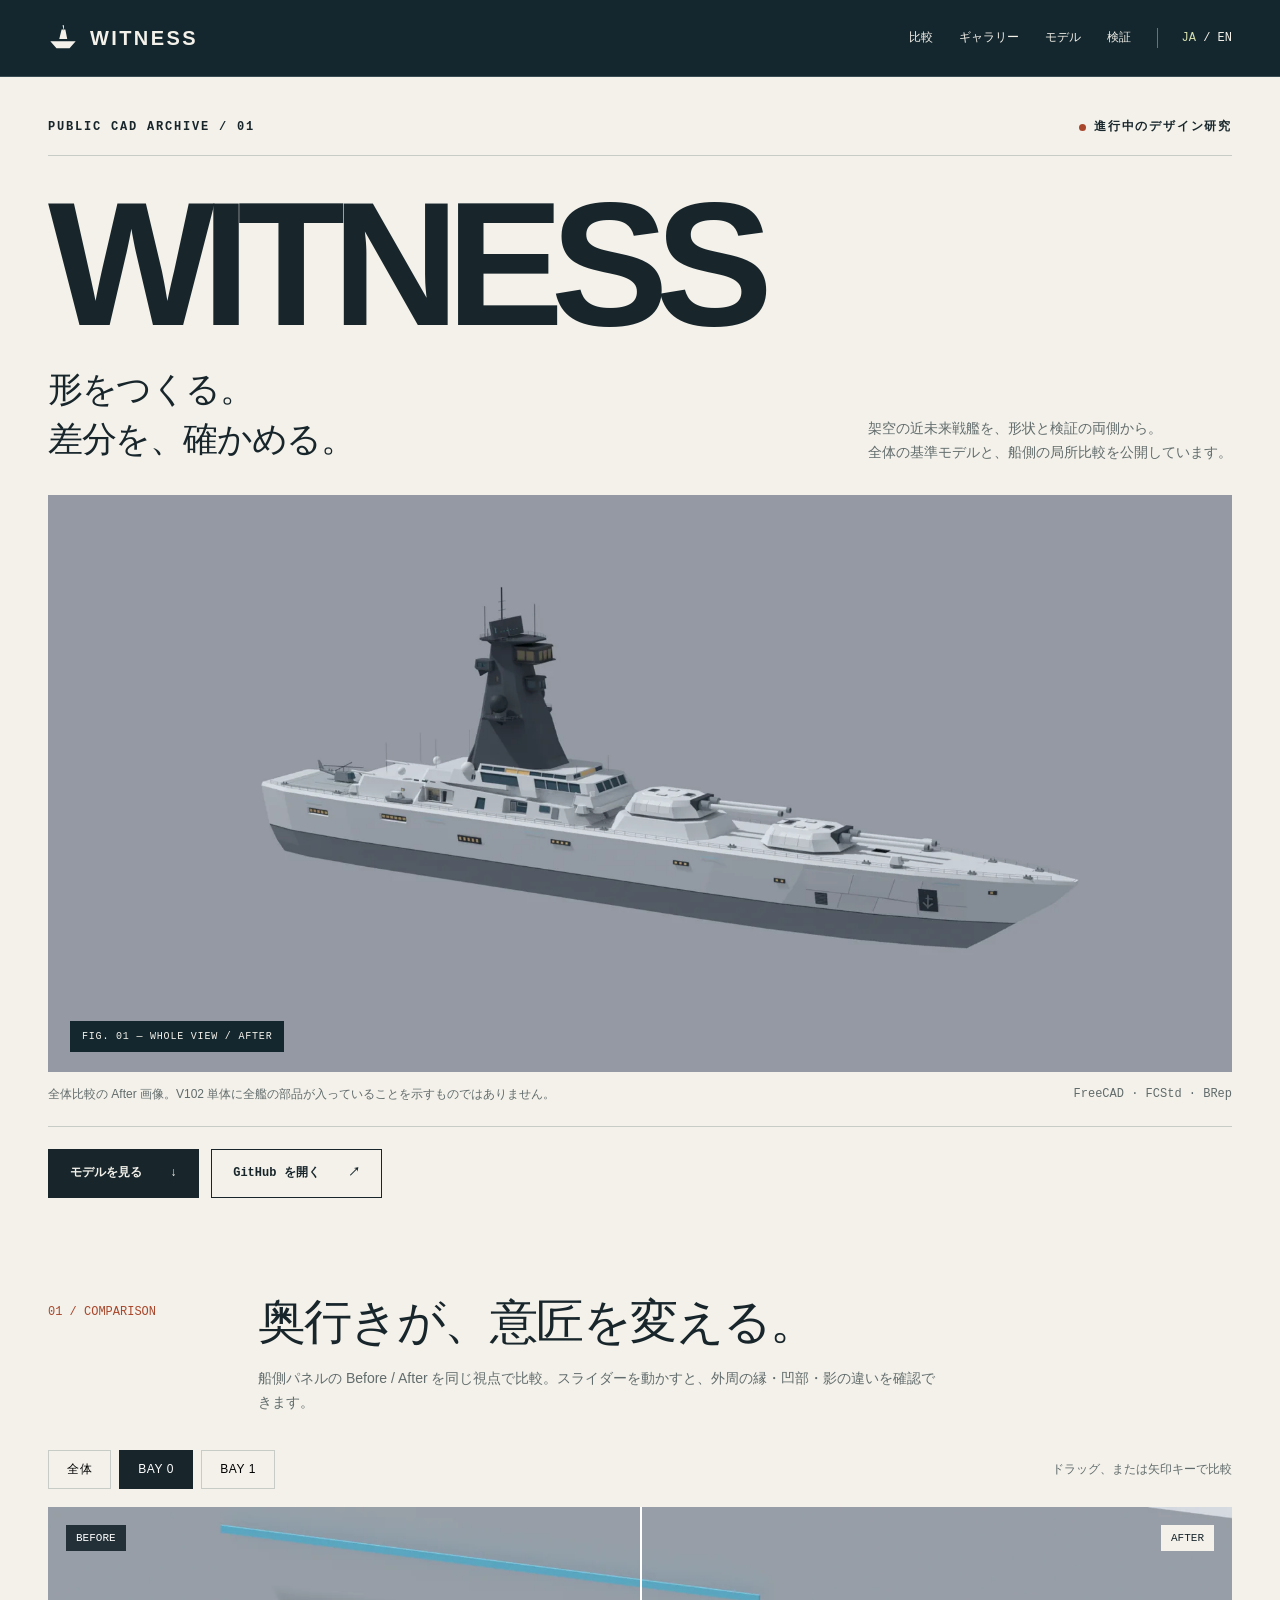
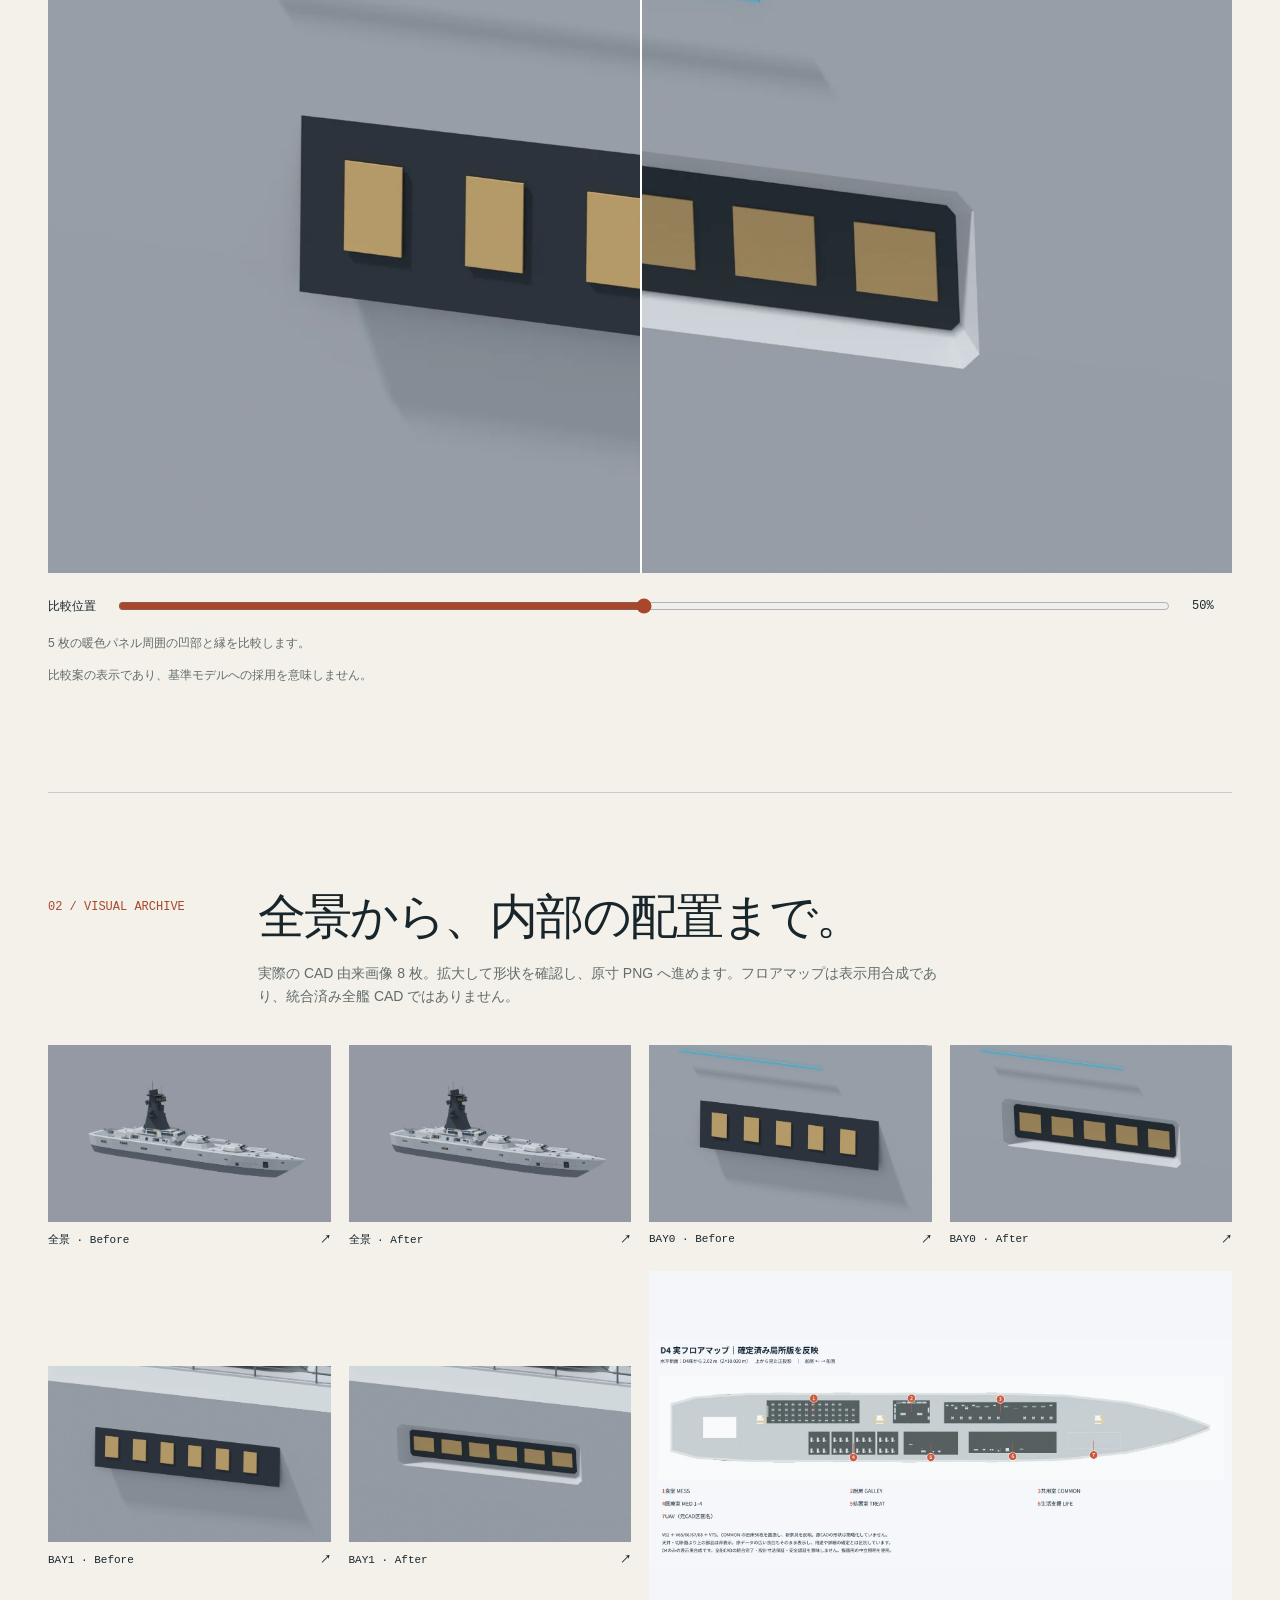
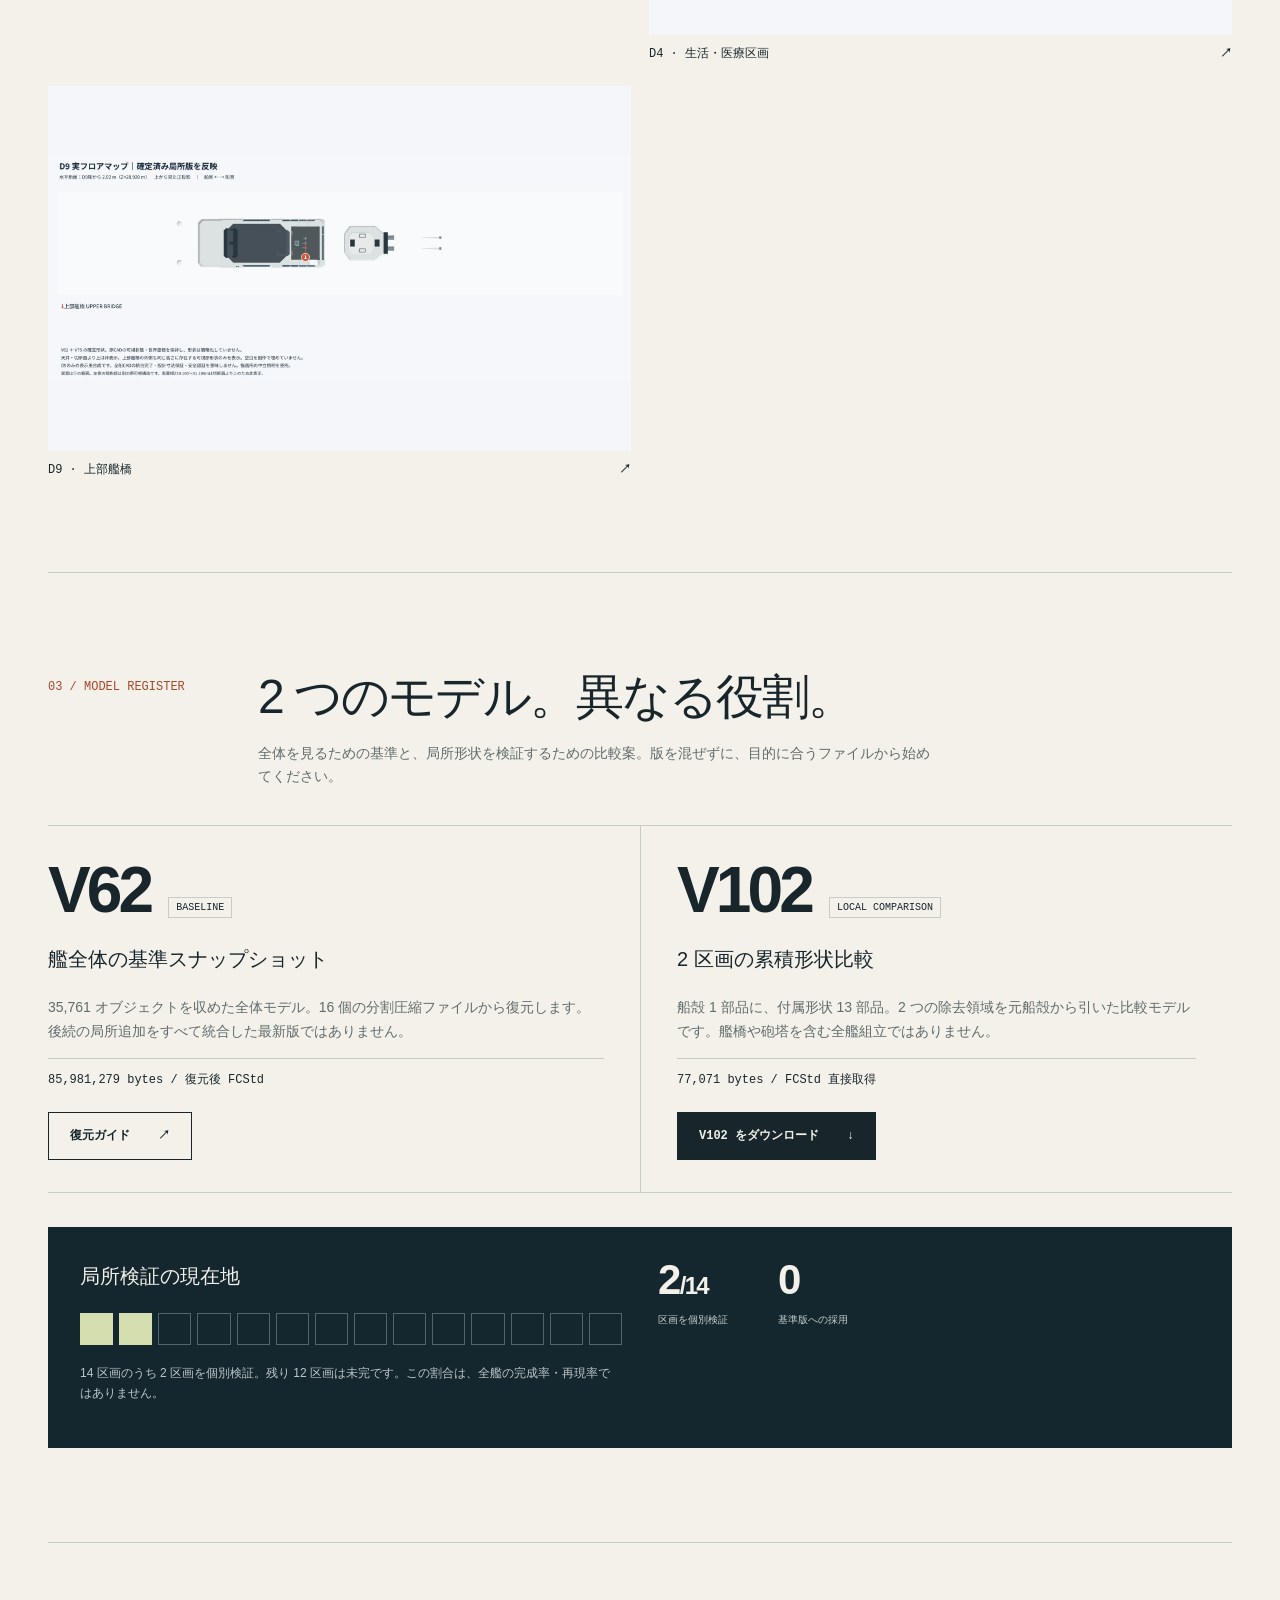
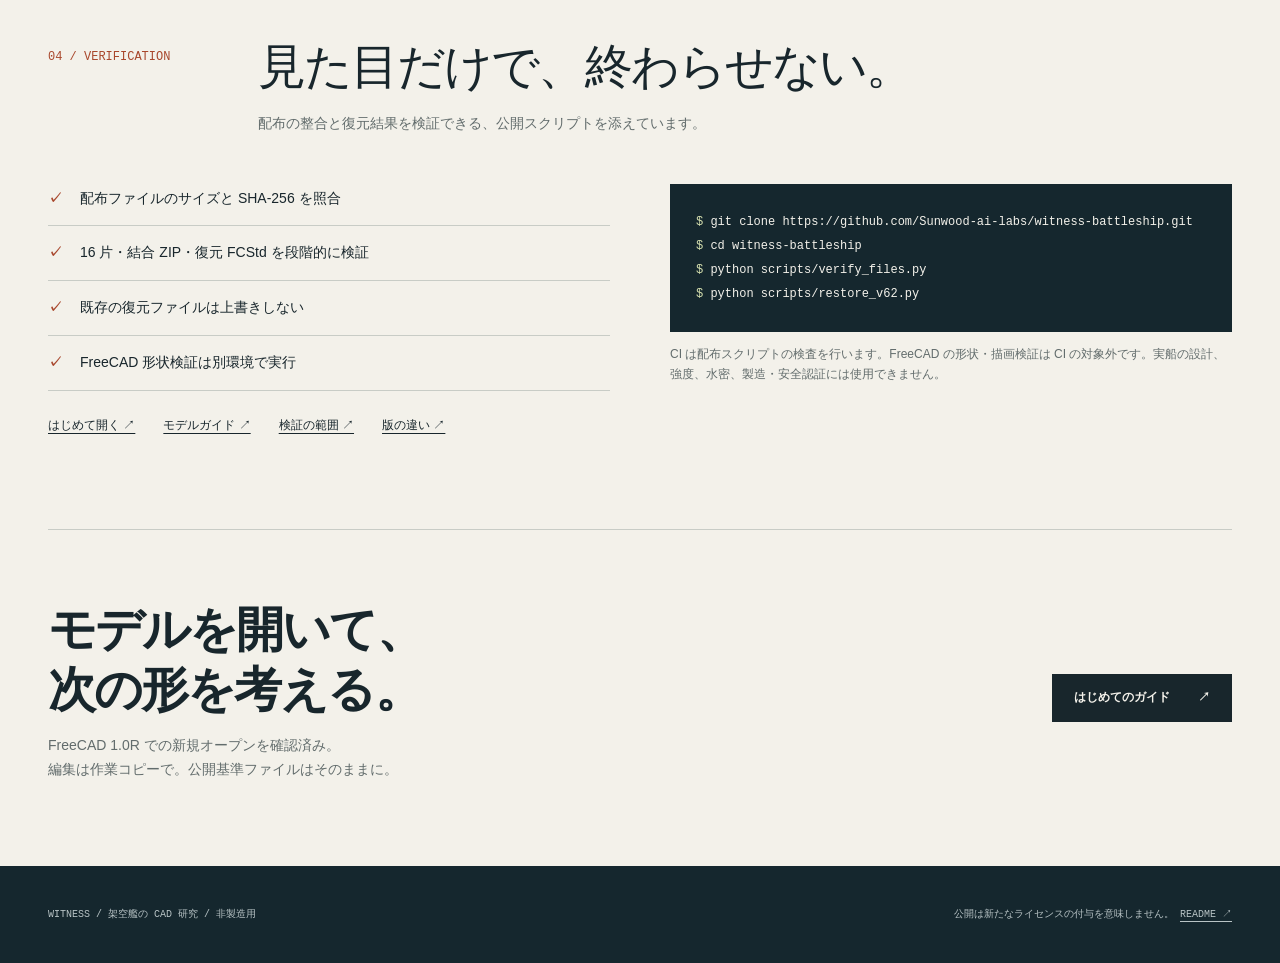
<file: site/index.html>
<!doctype html>
<html lang="ja"><head><meta charset="utf-8"><meta name="viewport" content="width=device-width,initial-scale=1"><title>WITNESS — 近未来戦艦 CAD アーカイブ</title><meta name="description" content="架空の近未来戦艦 WITNESS の CAD とビジュアル・アーカイブ。全体基準 V62、限定区画比較 V102、実画像、検証・復元手順を公開。"><meta name="theme-color" content="#15272e"><meta property="og:type" content="website"><meta property="og:title" content="WITNESS — 近未来戦艦 CAD アーカイブ"><meta property="og:description" content="架空の近未来戦艦 WITNESS の CAD とビジュアル・アーカイブ。全体基準 V62、限定区画比較 V102、実画像、検証・復元手順を公開。"><meta property="og:image" content="https://sunwood-ai-labs.github.io/witness-battleship/assets/whole_after.webp"><meta property="og:url" content="https://sunwood-ai-labs.github.io/witness-battleship/"><link rel="canonical" href="https://sunwood-ai-labs.github.io/witness-battleship/"><link rel="alternate" hreflang="ja" href="https://sunwood-ai-labs.github.io/witness-battleship/"><link rel="alternate" hreflang="en" href="https://sunwood-ai-labs.github.io/witness-battleship/en.html"><link rel="icon" href="assets/favicon.svg" type="image/svg+xml"><link rel="stylesheet" href="styles.css"><script src="app.js" defer></script></head>
<body><a class="skip" href="#main">本文へ移動</a><header class="topbar"><div class="wrap"><a class="brand" href="index.html" aria-label="WITNESS home"><svg aria-hidden="true" viewBox="0 0 64 64"><path fill="currentColor" d="M5 39h54L46 54H18zM24 34h17l-4-20H29zM31 5h3v12"/></svg>WITNESS</a><nav aria-label="メイン"><a class="desktop" href="#compare">比較</a><a class="desktop" href="#gallery">ギャラリー</a><a class="desktop" href="#models">モデル</a><a class="desktop" href="#verify">検証</a><span class="lang" aria-label="表示言語"><a href="index.html" aria-current="page" lang="ja">JA</a> / <a href="en.html"  lang="en">EN</a></span></nav></div></header>
<main id="main"><div class="wrap hero"><div class="hero-meta eyebrow"><span>PUBLIC CAD ARCHIVE / 01</span><span class="status">進行中のデザイン研究</span></div><h1>WITNESS</h1><div class="hero-sub"><h2>形をつくる。<br>差分を、確かめる。</h2><p>架空の近未来戦艦を、形状と検証の両側から。<br>全体の基準モデルと、船側の局所比較を公開しています。</p></div><div class="hero-image"><img src="assets/whole_after.webp" width="1800" height="1012" alt="白い船体と暗色の艦橋を持つ架空の戦艦 WITNESS の全景比較" fetchpriority="high"><span class="image-label">FIG. 01 — WHOLE VIEW / AFTER</span></div><div class="hero-rule"><span>全体比較の After 画像。V102 単体に全艦の部品が入っていることを示すものではありません。</span><span class="mono">FreeCAD · FCStd · BRep</span></div><div class="hero-actions"><a class="button primary" href="#models">モデルを見る <span aria-hidden="true">↓</span></a><a class="button" href="https://github.com/Sunwood-ai-labs/witness-battleship">GitHub を開く <span aria-hidden="true">↗</span></a></div></div>
<div class="wrap"><section id="compare"><div class="section-heading"><span class="section-no">01 / COMPARISON</span><div><h2>奥行きが、意匠を変える。</h2><p>船側パネルの Before / After を同じ視点で比較。スライダーを動かすと、外周の縁・凹部・影の違いを確認できます。</p></div></div><div class="compare-controls"><button type="button" data-view="whole" data-description="全景の比較。船側の変更は局所的です。" aria-pressed="false">全体</button><button type="button" data-view="bay0" data-description="5 枚の暖色パネル周囲の凹部と縁を比較します。" aria-pressed="true">BAY 0</button><button type="button" data-view="bay1" data-description="6 枚の暖色パネル列の外周と奥行きを比較します。" aria-pressed="false">BAY 1</button><span class="compare-hint">ドラッグ、または矢印キーで比較</span></div><div class="comparison" role="group" aria-label="Before / After"><img class="before" src="assets/bay0_before.webp" width="1800" height="1012" alt="BAY 0 — Before" loading="lazy"><img class="after" src="assets/bay0_after.webp" width="1800" height="1012" alt="BAY 0 — After" loading="lazy"><span class="compare-badge">BEFORE</span><span class="compare-badge right">AFTER</span></div><div class="slider-row"><label for="split">比較位置</label><input type="range" id="split" min="0" max="100" value="50" aria-describedby="compare-description"><output id="split-value" for="split">50%</output></div><p class="compare-note" id="compare-description" aria-live="polite">5 枚の暖色パネル周囲の凹部と縁を比較します。</p><p class="compare-note">比較案の表示であり、基準モデルへの採用を意味しません。</p></section>
<section id="gallery"><div class="section-heading"><span class="section-no">02 / VISUAL ARCHIVE</span><div><h2>全景から、内部の配置まで。</h2><p>実際の CAD 由来画像 8 枚。拡大して形状を確認し、原寸 PNG へ進めます。フロアマップは表示用合成であり、統合済み全艦 CAD ではありません。</p></div></div><div class="gallery"><button type="button" class="" data-image="assets/whole_before.webp" data-alt="全景 · Before" data-original="https://raw.githubusercontent.com/Sunwood-ai-labs/witness-battleship/main/images/WHOLE_BEFORE.png" aria-label="画像を拡大: 全景 · Before"><img src="assets/whole_before.webp" width="1800" height="1012" alt="全景 · Before" loading="lazy"><span>全景 · Before <b aria-hidden="true">↗</b></span></button><button type="button" class="" data-image="assets/whole_after.webp" data-alt="全景 · After" data-original="https://raw.githubusercontent.com/Sunwood-ai-labs/witness-battleship/main/images/WHOLE_AFTER.png" aria-label="画像を拡大: 全景 · After"><img src="assets/whole_after.webp" width="1800" height="1012" alt="全景 · After" loading="lazy"><span>全景 · After <b aria-hidden="true">↗</b></span></button><button type="button" class="" data-image="assets/bay0_before.webp" data-alt="BAY0 · Before" data-original="https://raw.githubusercontent.com/Sunwood-ai-labs/witness-battleship/main/images/BAY0_BEFORE.png" aria-label="画像を拡大: BAY0 · Before"><img src="assets/bay0_before.webp" width="1800" height="1012" alt="BAY0 · Before" loading="lazy"><span>BAY0 · Before <b aria-hidden="true">↗</b></span></button><button type="button" class="" data-image="assets/bay0_after.webp" data-alt="BAY0 · After" data-original="https://raw.githubusercontent.com/Sunwood-ai-labs/witness-battleship/main/images/BAY0_AFTER.png" aria-label="画像を拡大: BAY0 · After"><img src="assets/bay0_after.webp" width="1800" height="1012" alt="BAY0 · After" loading="lazy"><span>BAY0 · After <b aria-hidden="true">↗</b></span></button><button type="button" class="" data-image="assets/bay1_before.webp" data-alt="BAY1 · Before" data-original="https://raw.githubusercontent.com/Sunwood-ai-labs/witness-battleship/main/images/BAY1_BEFORE.png" aria-label="画像を拡大: BAY1 · Before"><img src="assets/bay1_before.webp" width="1800" height="1012" alt="BAY1 · Before" loading="lazy"><span>BAY1 · Before <b aria-hidden="true">↗</b></span></button><button type="button" class="" data-image="assets/bay1_after.webp" data-alt="BAY1 · After" data-original="https://raw.githubusercontent.com/Sunwood-ai-labs/witness-battleship/main/images/BAY1_AFTER.png" aria-label="画像を拡大: BAY1 · After"><img src="assets/bay1_after.webp" width="1800" height="1012" alt="BAY1 · After" loading="lazy"><span>BAY1 · After <b aria-hidden="true">↗</b></span></button><button type="button" class="map" data-image="assets/d4_floor_map.webp" data-alt="D4 · 生活・医療区画" data-original="https://raw.githubusercontent.com/Sunwood-ai-labs/witness-battleship/main/images/D4_FLOOR_MAP.png" aria-label="画像を拡大: D4 · 生活・医療区画"><img src="assets/d4_floor_map.webp" width="1800" height="695" alt="D4 · 生活・医療区画" loading="lazy"><span>D4 · 生活・医療区画 <b aria-hidden="true">↗</b></span></button><button type="button" class="map" data-image="assets/d9_floor_map.webp" data-alt="D9 · 上部艦橋" data-original="https://raw.githubusercontent.com/Sunwood-ai-labs/witness-battleship/main/images/D9_FLOOR_MAP.png" aria-label="画像を拡大: D9 · 上部艦橋"><img src="assets/d9_floor_map.webp" width="1800" height="695" alt="D9 · 上部艦橋" loading="lazy"><span>D9 · 上部艦橋 <b aria-hidden="true">↗</b></span></button></div></section>
<section id="models"><div class="section-heading"><span class="section-no">03 / MODEL REGISTER</span><div><h2>2 つのモデル。異なる役割。</h2><p>全体を見るための基準と、局所形状を検証するための比較案。版を混ぜずに、目的に合うファイルから始めてください。</p></div></div><div class="model-grid"><article class="model"><span class="version">V62</span><span class="tag">BASELINE</span><h3>艦全体の基準スナップショット</h3><p>35,761 オブジェクトを収めた全体モデル。16 個の分割圧縮ファイルから復元します。後続の局所追加をすべて統合した最新版ではありません。</p><div class="model-detail">85,981,279 bytes / 復元後 FCStd</div><a class="button" href="https://github.com/Sunwood-ai-labs/witness-battleship/blob/main/docs/ja/guide/getting-started.md">復元ガイド <span aria-hidden="true">↗</span></a></article><article class="model"><span class="version">V102</span><span class="tag">LOCAL COMPARISON</span><h3>2 区画の累積形状比較</h3><p>船殻 1 部品に、付属形状 13 部品。2 つの除去領域を元船殻から引いた比較モデルです。艦橋や砲塔を含む全艦組立ではありません。</p><div class="model-detail">77,071 bytes / FCStd 直接取得</div><a class="button primary" href="https://raw.githubusercontent.com/Sunwood-ai-labs/witness-battleship/main/cad/WITNESS_V102_PUBLIC.FCStd">V102 をダウンロード <span aria-hidden="true">↓</span></a></article></div><div class="progress"><div><h3>局所検証の現在地</h3><div class="bays" aria-hidden="true"><i class="done"></i><i class="done"></i><i></i><i></i><i></i><i></i><i></i><i></i><i></i><i></i><i></i><i></i><i></i><i></i></div><p>14 区画のうち 2 区画を個別検証。残り 12 区画は未完です。この割合は、全艦の完成率・再現率ではありません。</p></div><div class="numbers"><div class="stat"><strong>2<span style="font-size:24px">/14</span></strong><small>区画を個別検証</small></div><div class="stat"><strong>0</strong><small>基準版への採用</small></div></div></div></section>
<section id="verify"><div class="section-heading"><span class="section-no">04 / VERIFICATION</span><div><h2>見た目だけで、終わらせない。</h2><p>配布の整合と復元結果を検証できる、公開スクリプトを添えています。</p></div></div><div class="verify-grid"><div><ul class="check-list"><li>配布ファイルのサイズと SHA-256 を照合</li><li>16 片・結合 ZIP・復元 FCStd を段階的に検証</li><li>既存の復元ファイルは上書きしない</li><li>FreeCAD 形状検証は別環境で実行</li></ul><div class="doc-links"><a href="https://github.com/Sunwood-ai-labs/witness-battleship/blob/main/docs/ja/guide/getting-started.md">はじめて開く ↗</a><a href="https://github.com/Sunwood-ai-labs/witness-battleship/blob/main/docs/ja/guide/model-guide.md">モデルガイド ↗</a><a href="https://github.com/Sunwood-ai-labs/witness-battleship/blob/main/docs/ja/guide/verification.md">検証の範囲 ↗</a><a href="https://github.com/Sunwood-ai-labs/witness-battleship/blob/main/docs/ja/guide/versions.md">版の違い ↗</a></div></div><div><pre class="terminal"><code><span class="prompt">$</span> git clone https://github.com/Sunwood-ai-labs/witness-battleship.git
<span class="prompt">$</span> cd witness-battleship
<span class="prompt">$</span> python scripts/verify_files.py
<span class="prompt">$</span> python scripts/restore_v62.py</code></pre><p class="small">CI は配布スクリプトの検査を行います。FreeCAD の形状・描画検証は CI の対象外です。実船の設計、強度、水密、製造・安全認証には使用できません。</p></div></div></section><div class="closing" id="download"><div><h2>モデルを開いて、<br>次の形を考える。</h2><p>FreeCAD 1.0R での新規オープンを確認済み。<br>編集は作業コピーで。公開基準ファイルはそのままに。</p></div><a class="button primary" href="https://github.com/Sunwood-ai-labs/witness-battleship/blob/main/docs/ja/guide/getting-started.md">はじめてのガイド <span aria-hidden="true">↗</span></a></div></div></main>
<footer><div class="wrap"><p>WITNESS / 架空艦の CAD 研究 / 非製造用</p><p>公開は新たなライセンスの付与を意味しません。 <a href="https://github.com/Sunwood-ai-labs/witness-battleship/blob/main/README.ja.md">README ↗</a></p></div></footer><dialog class="modal" id="viewer" aria-labelledby="viewer-title"><div class="modal-head"><strong id="viewer-title"></strong><button type="button">閉じる ×</button></div><img src="assets/whole_after.webp" alt=""><p><a id="original" href="https://raw.githubusercontent.com/Sunwood-ai-labs/witness-battleship/main/images/WHOLE_AFTER.png">原寸 PNG を開く ↗</a></p></dialog></body></html>
</file>
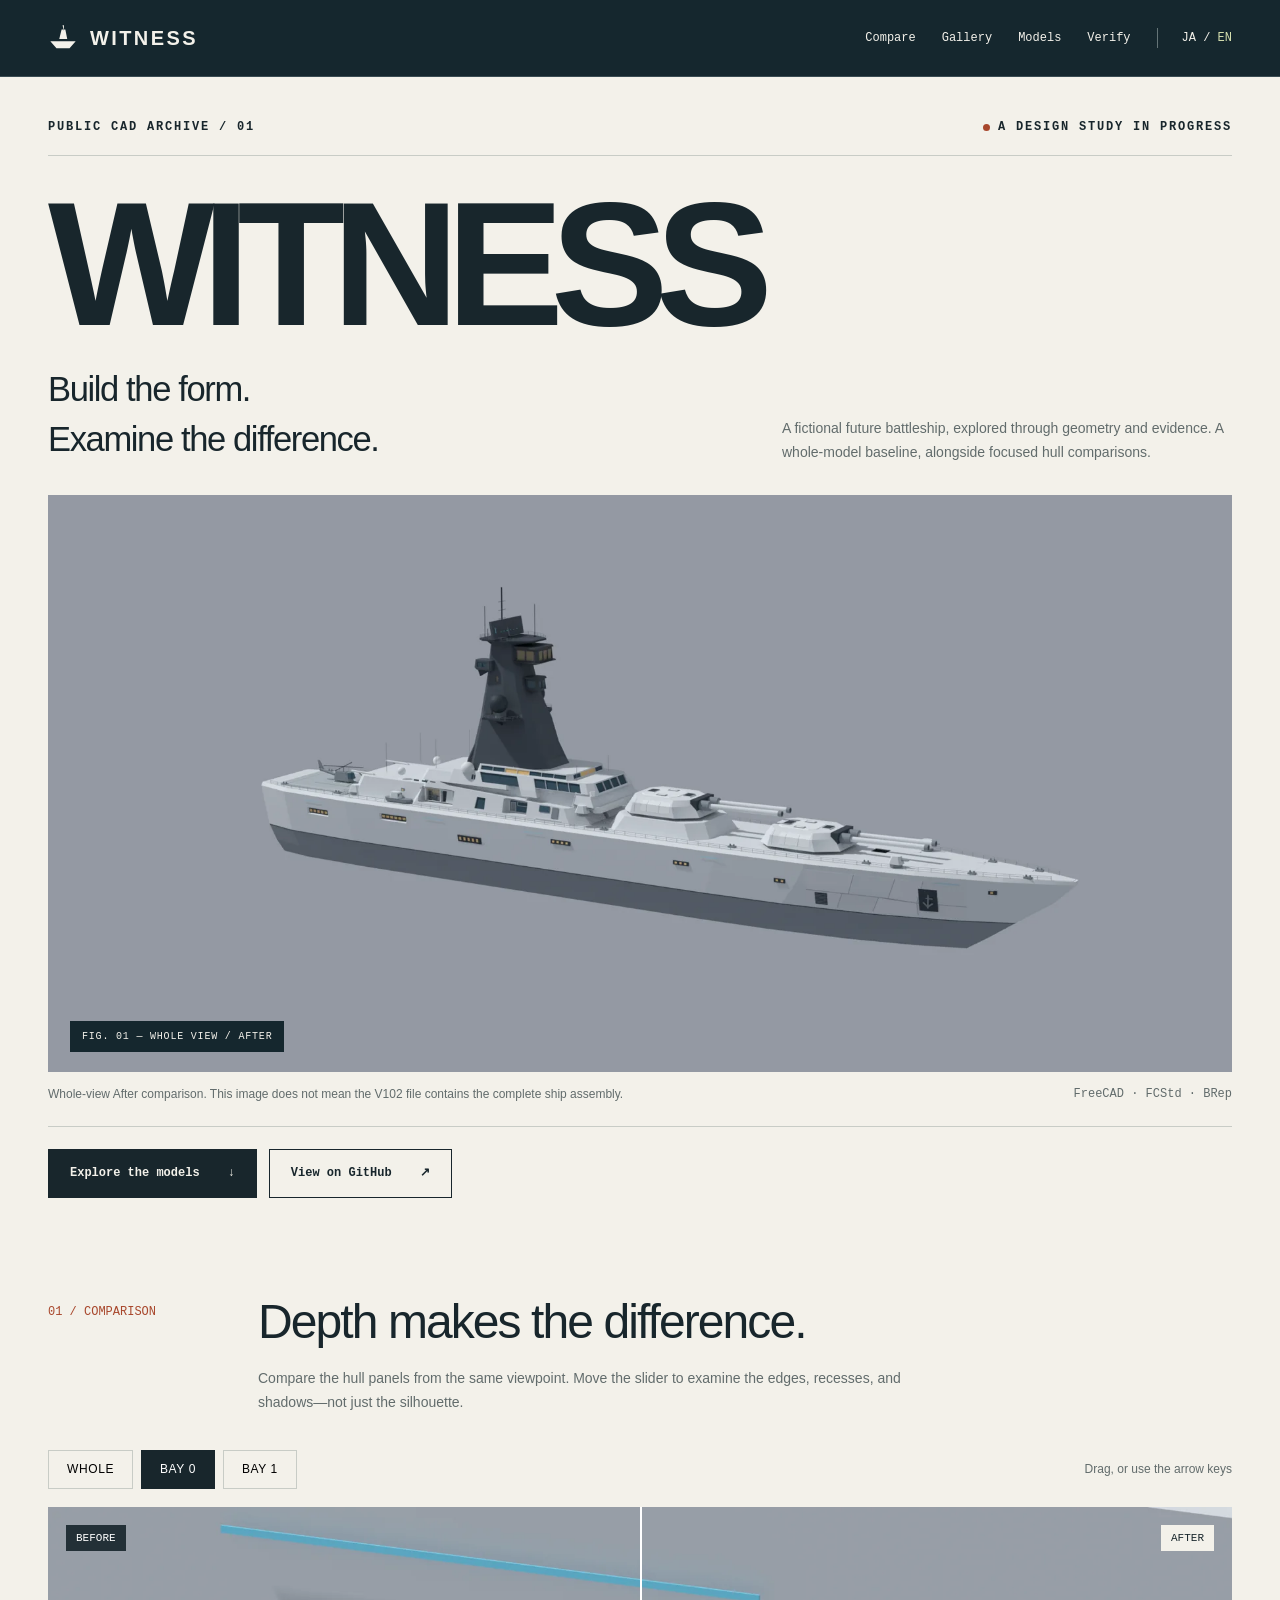
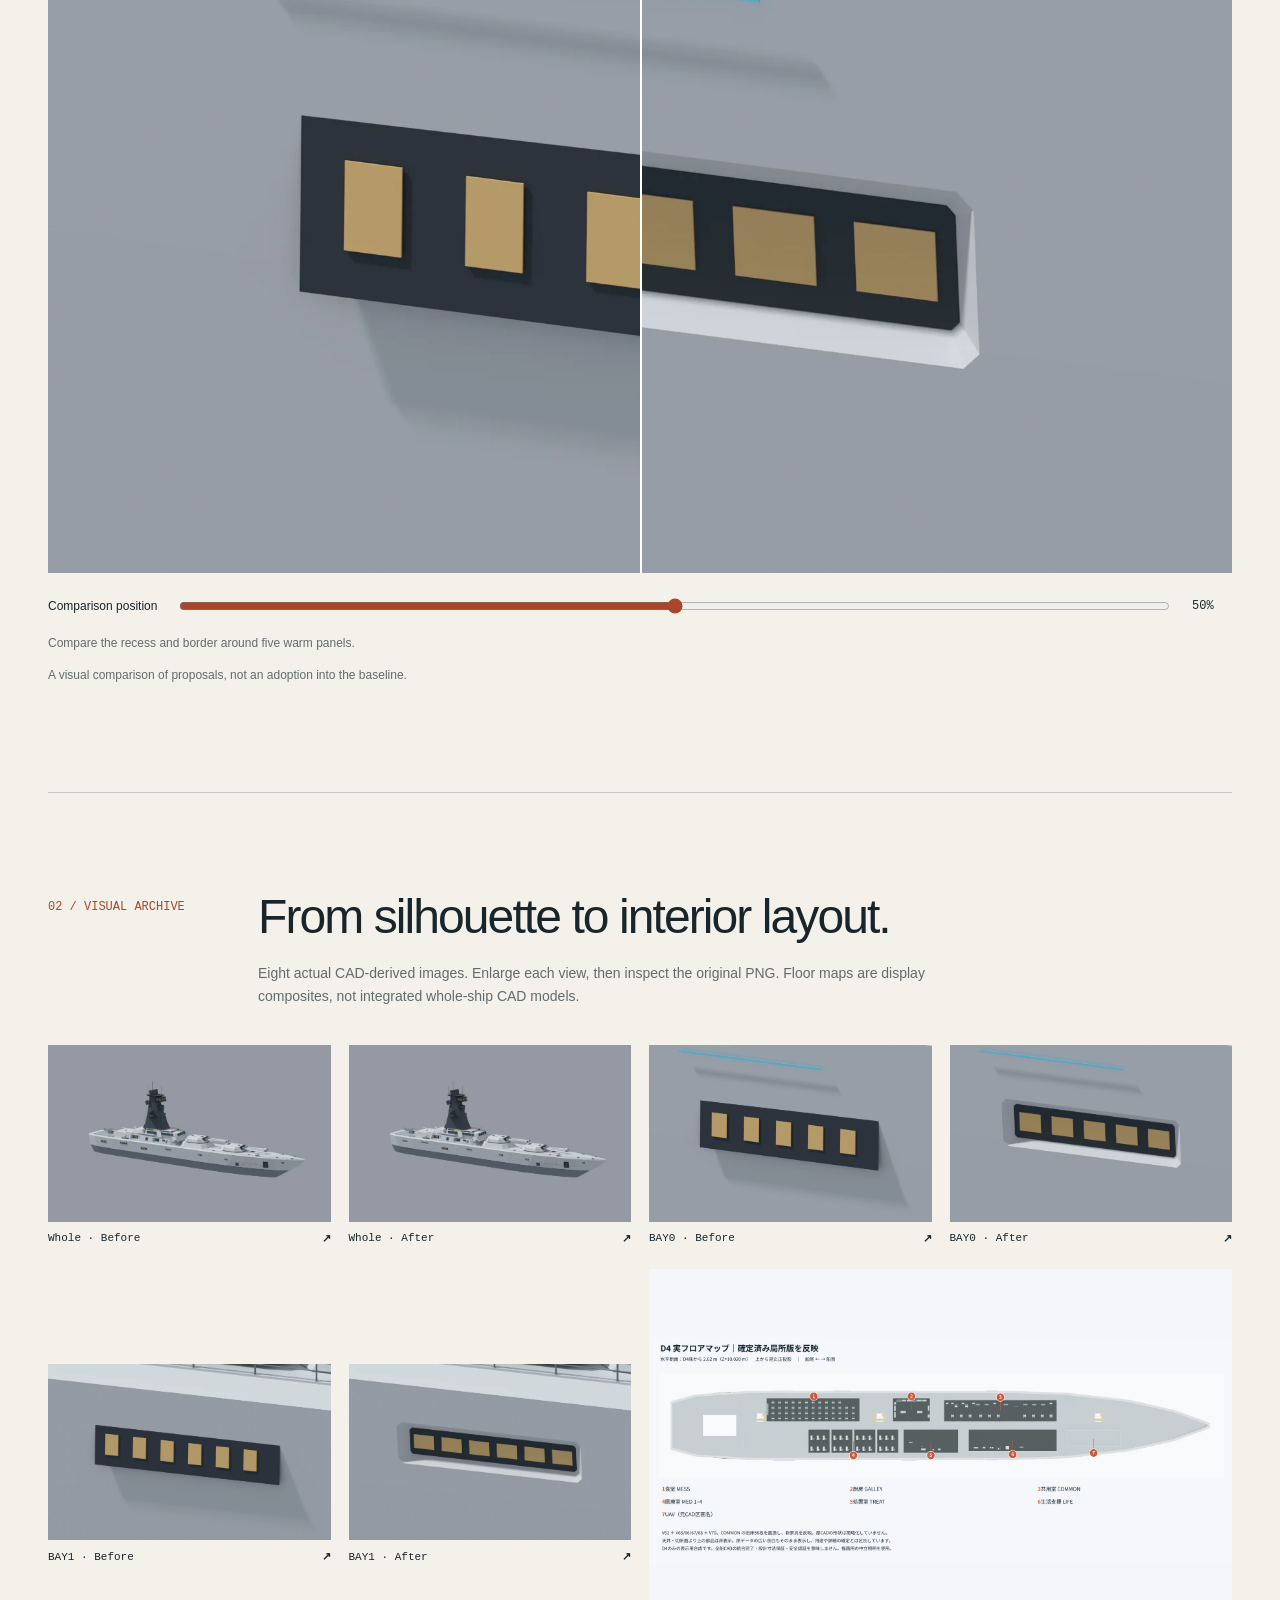
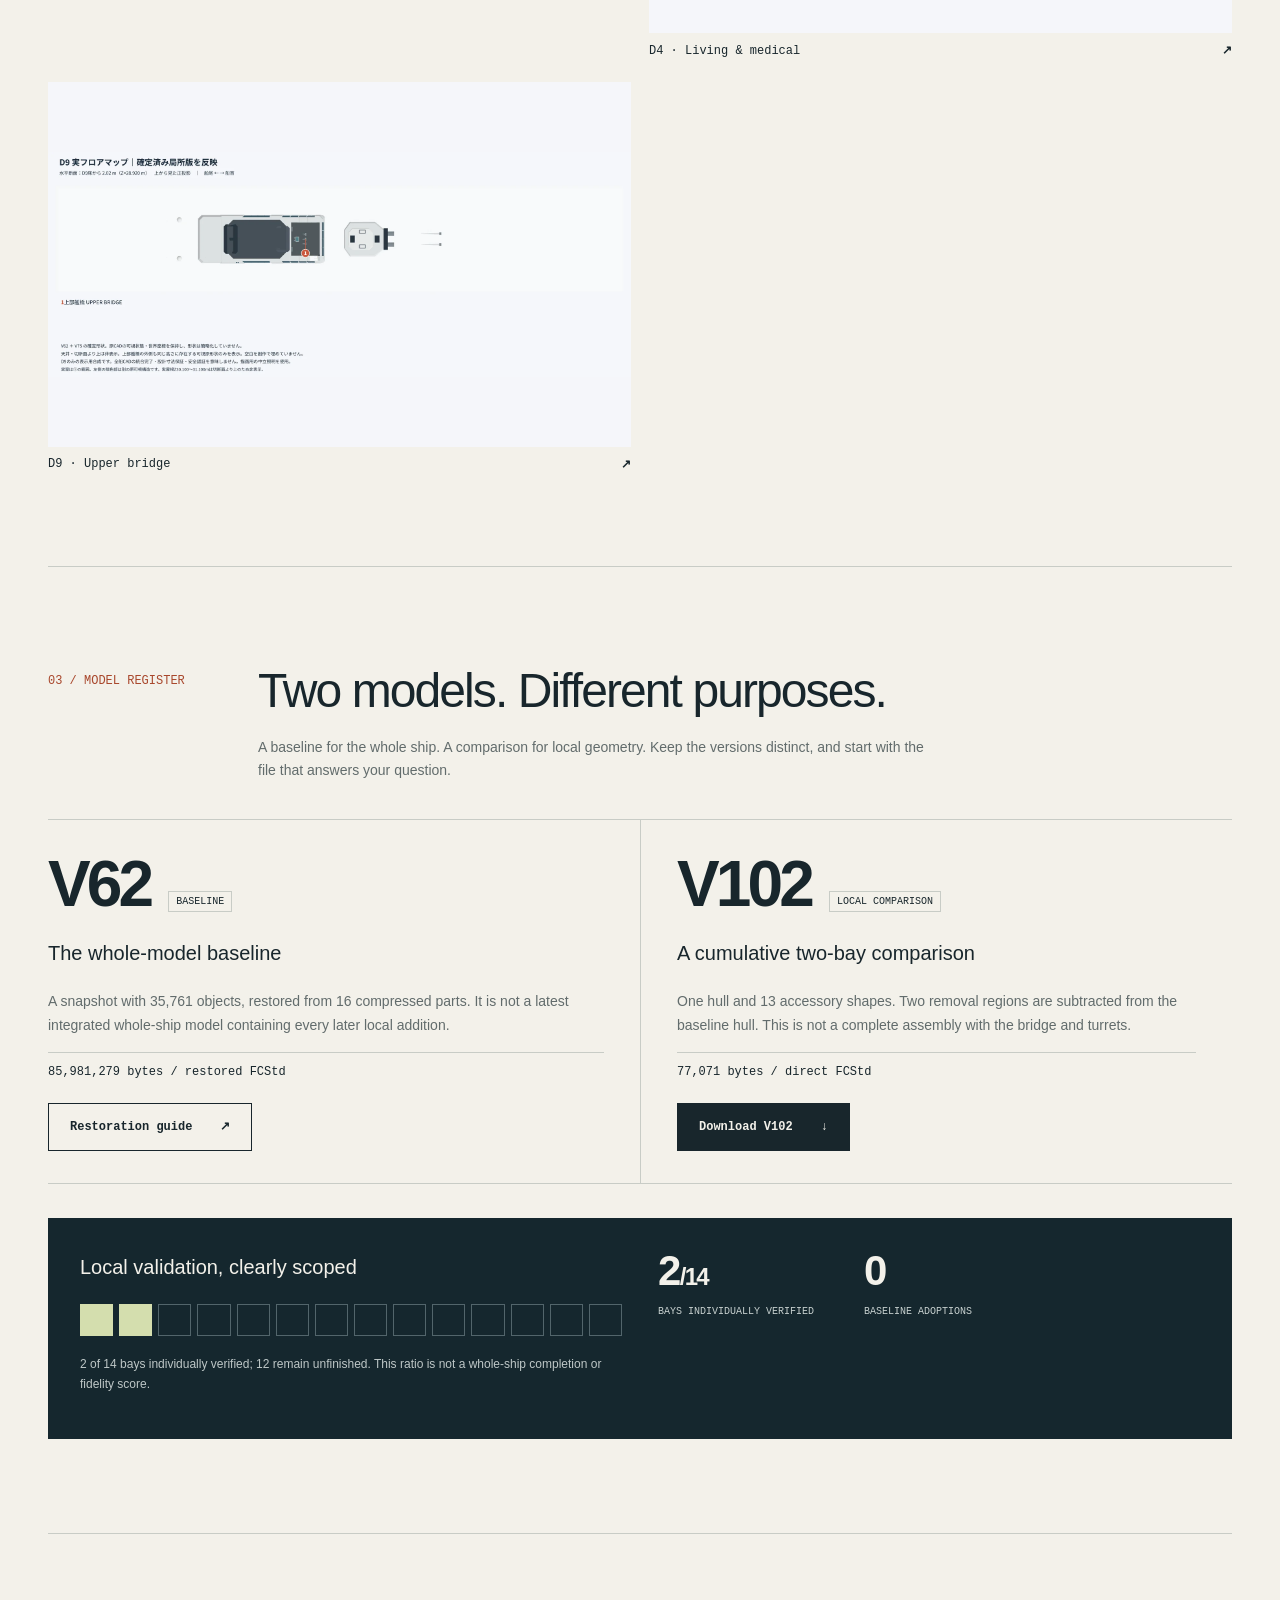
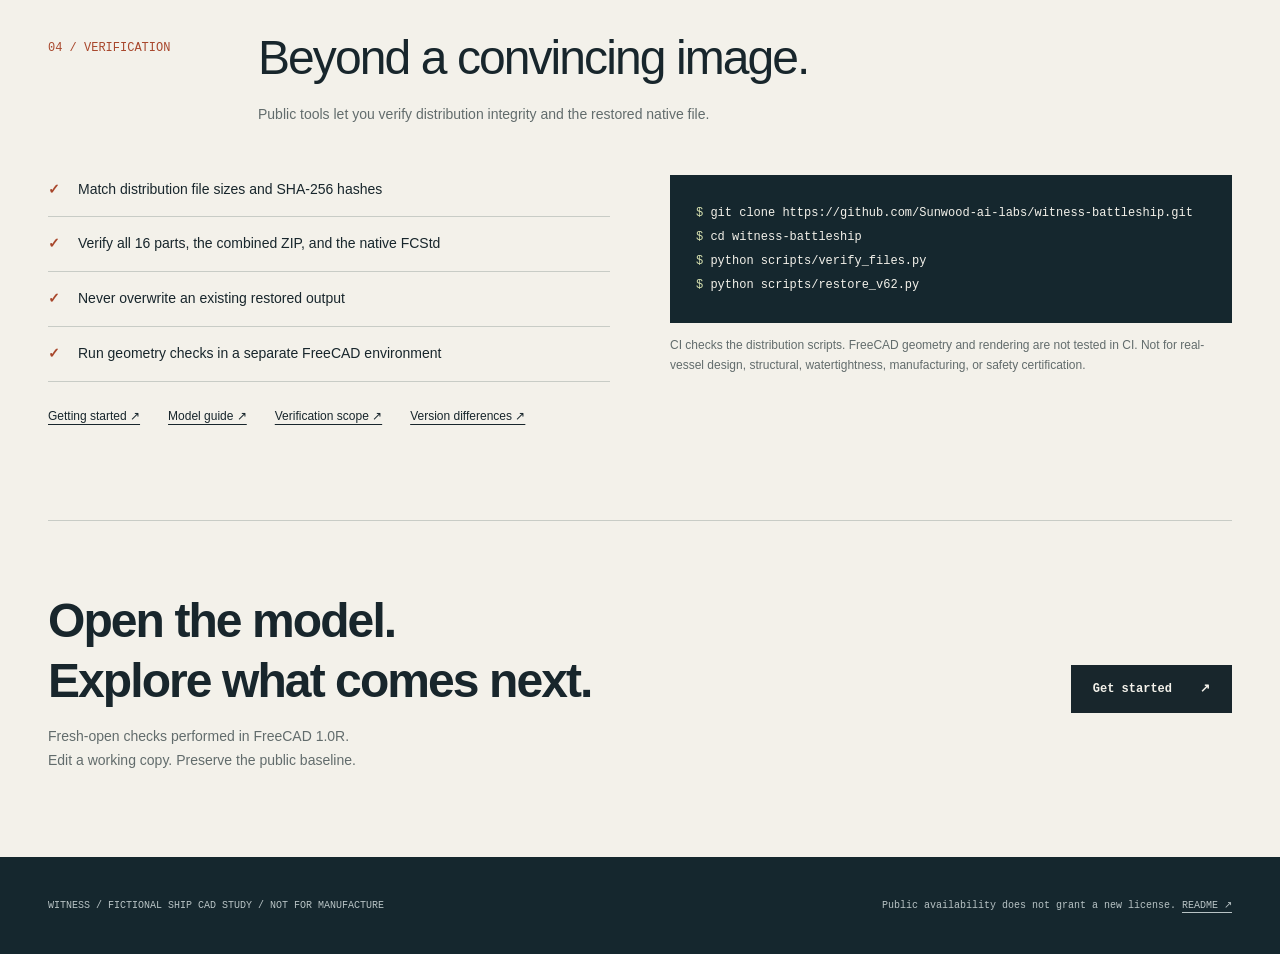
<file: site/en.html>
<!doctype html>
<html lang="en"><head><meta charset="utf-8"><meta name="viewport" content="width=device-width,initial-scale=1"><title>WITNESS — Future battleship CAD archive</title><meta name="description" content="Explore WITNESS, a fictional future battleship CAD archive: V62 whole-model baseline, V102 local comparison, actual renders, and verified restoration tools."><meta name="theme-color" content="#15272e"><meta property="og:type" content="website"><meta property="og:title" content="WITNESS — Future battleship CAD archive"><meta property="og:description" content="Explore WITNESS, a fictional future battleship CAD archive: V62 whole-model baseline, V102 local comparison, actual renders, and verified restoration tools."><meta property="og:image" content="https://sunwood-ai-labs.github.io/witness-battleship/assets/whole_after.webp"><meta property="og:url" content="https://sunwood-ai-labs.github.io/witness-battleship/en.html"><link rel="canonical" href="https://sunwood-ai-labs.github.io/witness-battleship/en.html"><link rel="alternate" hreflang="ja" href="https://sunwood-ai-labs.github.io/witness-battleship/"><link rel="alternate" hreflang="en" href="https://sunwood-ai-labs.github.io/witness-battleship/en.html"><link rel="icon" href="assets/favicon.svg" type="image/svg+xml"><link rel="stylesheet" href="styles.css"><script src="app.js" defer></script></head>
<body><a class="skip" href="#main">Skip to content</a><header class="topbar"><div class="wrap"><a class="brand" href="en.html" aria-label="WITNESS home"><svg aria-hidden="true" viewBox="0 0 64 64"><path fill="currentColor" d="M5 39h54L46 54H18zM24 34h17l-4-20H29zM31 5h3v12"/></svg>WITNESS</a><nav aria-label="Main"><a class="desktop" href="#compare">Compare</a><a class="desktop" href="#gallery">Gallery</a><a class="desktop" href="#models">Models</a><a class="desktop" href="#verify">Verify</a><span class="lang" aria-label="Language"><a href="index.html"  lang="ja">JA</a> / <a href="en.html" aria-current="page" lang="en">EN</a></span></nav></div></header>
<main id="main"><div class="wrap hero"><div class="hero-meta eyebrow"><span>PUBLIC CAD ARCHIVE / 01</span><span class="status">A design study in progress</span></div><h1>WITNESS</h1><div class="hero-sub"><h2>Build the form.<br>Examine the difference.</h2><p>A fictional future battleship, explored through geometry and evidence. A whole-model baseline, alongside focused hull comparisons.</p></div><div class="hero-image"><img src="assets/whole_after.webp" width="1800" height="1012" alt="Whole-view comparison of WITNESS with a white hull and dark angular bridge" fetchpriority="high"><span class="image-label">FIG. 01 — WHOLE VIEW / AFTER</span></div><div class="hero-rule"><span>Whole-view After comparison. This image does not mean the V102 file contains the complete ship assembly.</span><span class="mono">FreeCAD · FCStd · BRep</span></div><div class="hero-actions"><a class="button primary" href="#models">Explore the models <span aria-hidden="true">↓</span></a><a class="button" href="https://github.com/Sunwood-ai-labs/witness-battleship">View on GitHub <span aria-hidden="true">↗</span></a></div></div>
<div class="wrap"><section id="compare"><div class="section-heading"><span class="section-no">01 / COMPARISON</span><div><h2>Depth makes the difference.</h2><p>Compare the hull panels from the same viewpoint. Move the slider to examine the edges, recesses, and shadows—not just the silhouette.</p></div></div><div class="compare-controls"><button type="button" data-view="whole" data-description="Whole-view comparison. Hull changes are local." aria-pressed="false">WHOLE</button><button type="button" data-view="bay0" data-description="Compare the recess and border around five warm panels." aria-pressed="true">BAY 0</button><button type="button" data-view="bay1" data-description="Compare the outer edge and depth around six warm panels." aria-pressed="false">BAY 1</button><span class="compare-hint">Drag, or use the arrow keys</span></div><div class="comparison" role="group" aria-label="Before / After"><img class="before" src="assets/bay0_before.webp" width="1800" height="1012" alt="BAY 0 — Before" loading="lazy"><img class="after" src="assets/bay0_after.webp" width="1800" height="1012" alt="BAY 0 — After" loading="lazy"><span class="compare-badge">BEFORE</span><span class="compare-badge right">AFTER</span></div><div class="slider-row"><label for="split">Comparison position</label><input type="range" id="split" min="0" max="100" value="50" aria-describedby="compare-description"><output id="split-value" for="split">50%</output></div><p class="compare-note" id="compare-description" aria-live="polite">Compare the recess and border around five warm panels.</p><p class="compare-note">A visual comparison of proposals, not an adoption into the baseline.</p></section>
<section id="gallery"><div class="section-heading"><span class="section-no">02 / VISUAL ARCHIVE</span><div><h2>From silhouette to interior layout.</h2><p>Eight actual CAD-derived images. Enlarge each view, then inspect the original PNG. Floor maps are display composites, not integrated whole-ship CAD models.</p></div></div><div class="gallery"><button type="button" class="" data-image="assets/whole_before.webp" data-alt="Whole · Before" data-original="https://raw.githubusercontent.com/Sunwood-ai-labs/witness-battleship/main/images/WHOLE_BEFORE.png" aria-label="Enlarge image: Whole · Before"><img src="assets/whole_before.webp" width="1800" height="1012" alt="Whole · Before" loading="lazy"><span>Whole · Before <b aria-hidden="true">↗</b></span></button><button type="button" class="" data-image="assets/whole_after.webp" data-alt="Whole · After" data-original="https://raw.githubusercontent.com/Sunwood-ai-labs/witness-battleship/main/images/WHOLE_AFTER.png" aria-label="Enlarge image: Whole · After"><img src="assets/whole_after.webp" width="1800" height="1012" alt="Whole · After" loading="lazy"><span>Whole · After <b aria-hidden="true">↗</b></span></button><button type="button" class="" data-image="assets/bay0_before.webp" data-alt="BAY0 · Before" data-original="https://raw.githubusercontent.com/Sunwood-ai-labs/witness-battleship/main/images/BAY0_BEFORE.png" aria-label="Enlarge image: BAY0 · Before"><img src="assets/bay0_before.webp" width="1800" height="1012" alt="BAY0 · Before" loading="lazy"><span>BAY0 · Before <b aria-hidden="true">↗</b></span></button><button type="button" class="" data-image="assets/bay0_after.webp" data-alt="BAY0 · After" data-original="https://raw.githubusercontent.com/Sunwood-ai-labs/witness-battleship/main/images/BAY0_AFTER.png" aria-label="Enlarge image: BAY0 · After"><img src="assets/bay0_after.webp" width="1800" height="1012" alt="BAY0 · After" loading="lazy"><span>BAY0 · After <b aria-hidden="true">↗</b></span></button><button type="button" class="" data-image="assets/bay1_before.webp" data-alt="BAY1 · Before" data-original="https://raw.githubusercontent.com/Sunwood-ai-labs/witness-battleship/main/images/BAY1_BEFORE.png" aria-label="Enlarge image: BAY1 · Before"><img src="assets/bay1_before.webp" width="1800" height="1012" alt="BAY1 · Before" loading="lazy"><span>BAY1 · Before <b aria-hidden="true">↗</b></span></button><button type="button" class="" data-image="assets/bay1_after.webp" data-alt="BAY1 · After" data-original="https://raw.githubusercontent.com/Sunwood-ai-labs/witness-battleship/main/images/BAY1_AFTER.png" aria-label="Enlarge image: BAY1 · After"><img src="assets/bay1_after.webp" width="1800" height="1012" alt="BAY1 · After" loading="lazy"><span>BAY1 · After <b aria-hidden="true">↗</b></span></button><button type="button" class="map" data-image="assets/d4_floor_map.webp" data-alt="D4 · Living &amp; medical" data-original="https://raw.githubusercontent.com/Sunwood-ai-labs/witness-battleship/main/images/D4_FLOOR_MAP.png" aria-label="Enlarge image: D4 · Living &amp; medical"><img src="assets/d4_floor_map.webp" width="1800" height="695" alt="D4 · Living &amp; medical" loading="lazy"><span>D4 · Living & medical <b aria-hidden="true">↗</b></span></button><button type="button" class="map" data-image="assets/d9_floor_map.webp" data-alt="D9 · Upper bridge" data-original="https://raw.githubusercontent.com/Sunwood-ai-labs/witness-battleship/main/images/D9_FLOOR_MAP.png" aria-label="Enlarge image: D9 · Upper bridge"><img src="assets/d9_floor_map.webp" width="1800" height="695" alt="D9 · Upper bridge" loading="lazy"><span>D9 · Upper bridge <b aria-hidden="true">↗</b></span></button></div></section>
<section id="models"><div class="section-heading"><span class="section-no">03 / MODEL REGISTER</span><div><h2>Two models. Different purposes.</h2><p>A baseline for the whole ship. A comparison for local geometry. Keep the versions distinct, and start with the file that answers your question.</p></div></div><div class="model-grid"><article class="model"><span class="version">V62</span><span class="tag">BASELINE</span><h3>The whole-model baseline</h3><p>A snapshot with 35,761 objects, restored from 16 compressed parts. It is not a latest integrated whole-ship model containing every later local addition.</p><div class="model-detail">85,981,279 bytes / restored FCStd</div><a class="button" href="https://github.com/Sunwood-ai-labs/witness-battleship/blob/main/docs/guide/getting-started.md">Restoration guide <span aria-hidden="true">↗</span></a></article><article class="model"><span class="version">V102</span><span class="tag">LOCAL COMPARISON</span><h3>A cumulative two-bay comparison</h3><p>One hull and 13 accessory shapes. Two removal regions are subtracted from the baseline hull. This is not a complete assembly with the bridge and turrets.</p><div class="model-detail">77,071 bytes / direct FCStd</div><a class="button primary" href="https://raw.githubusercontent.com/Sunwood-ai-labs/witness-battleship/main/cad/WITNESS_V102_PUBLIC.FCStd">Download V102 <span aria-hidden="true">↓</span></a></article></div><div class="progress"><div><h3>Local validation, clearly scoped</h3><div class="bays" aria-hidden="true"><i class="done"></i><i class="done"></i><i></i><i></i><i></i><i></i><i></i><i></i><i></i><i></i><i></i><i></i><i></i><i></i></div><p>2 of 14 bays individually verified; 12 remain unfinished. This ratio is not a whole-ship completion or fidelity score.</p></div><div class="numbers"><div class="stat"><strong>2<span style="font-size:24px">/14</span></strong><small>BAYS INDIVIDUALLY VERIFIED</small></div><div class="stat"><strong>0</strong><small>BASELINE ADOPTIONS</small></div></div></div></section>
<section id="verify"><div class="section-heading"><span class="section-no">04 / VERIFICATION</span><div><h2>Beyond a convincing image.</h2><p>Public tools let you verify distribution integrity and the restored native file.</p></div></div><div class="verify-grid"><div><ul class="check-list"><li>Match distribution file sizes and SHA-256 hashes</li><li>Verify all 16 parts, the combined ZIP, and the native FCStd</li><li>Never overwrite an existing restored output</li><li>Run geometry checks in a separate FreeCAD environment</li></ul><div class="doc-links"><a href="https://github.com/Sunwood-ai-labs/witness-battleship/blob/main/docs/guide/getting-started.md">Getting started ↗</a><a href="https://github.com/Sunwood-ai-labs/witness-battleship/blob/main/docs/guide/model-guide.md">Model guide ↗</a><a href="https://github.com/Sunwood-ai-labs/witness-battleship/blob/main/docs/guide/verification.md">Verification scope ↗</a><a href="https://github.com/Sunwood-ai-labs/witness-battleship/blob/main/docs/guide/versions.md">Version differences ↗</a></div></div><div><pre class="terminal"><code><span class="prompt">$</span> git clone https://github.com/Sunwood-ai-labs/witness-battleship.git
<span class="prompt">$</span> cd witness-battleship
<span class="prompt">$</span> python scripts/verify_files.py
<span class="prompt">$</span> python scripts/restore_v62.py</code></pre><p class="small">CI checks the distribution scripts. FreeCAD geometry and rendering are not tested in CI. Not for real-vessel design, structural, watertightness, manufacturing, or safety certification.</p></div></div></section><div class="closing" id="download"><div><h2>Open the model.<br>Explore what comes next.</h2><p>Fresh-open checks performed in FreeCAD 1.0R.<br>Edit a working copy. Preserve the public baseline.</p></div><a class="button primary" href="https://github.com/Sunwood-ai-labs/witness-battleship/blob/main/docs/guide/getting-started.md">Get started <span aria-hidden="true">↗</span></a></div></div></main>
<footer><div class="wrap"><p>WITNESS / FICTIONAL SHIP CAD STUDY / NOT FOR MANUFACTURE</p><p>Public availability does not grant a new license. <a href="https://github.com/Sunwood-ai-labs/witness-battleship/blob/main/README.md">README ↗</a></p></div></footer><dialog class="modal" id="viewer" aria-labelledby="viewer-title"><div class="modal-head"><strong id="viewer-title"></strong><button type="button">Close ×</button></div><img src="assets/whole_after.webp" alt=""><p><a id="original" href="https://raw.githubusercontent.com/Sunwood-ai-labs/witness-battleship/main/images/WHOLE_AFTER.png">Open original PNG ↗</a></p></dialog></body></html>
</file>
<file: site/styles.css>
:root{--ink:#18262c;--paper:#f3f1ea;--muted:#626c6c;--line:#c8ccc6;--accent:#a8472c;--navy:#15272e;--lime:#d4deae}*{box-sizing:border-box}html{scroll-behavior:smooth;scroll-padding-top:90px}body{margin:0;background:var(--paper);color:var(--ink);font-family:Arial,'Hiragino Kaku Gothic ProN','Yu Gothic',sans-serif;line-height:1.7}a{color:inherit;text-underline-offset:4px}button,input{font:inherit}button,a,input{touch-action:manipulation}button{cursor:pointer}a:focus-visible,button:focus-visible,input:focus-visible{outline:3px solid #df6d36;outline-offset:5px}.skip{position:fixed;top:-100px;left:20px;z-index:99;background:white;padding:12px}.skip:focus{top:8px}.wrap{width:min(1320px,calc(100% - 96px));margin:auto}.mono,.eyebrow,.tag,.section-no,nav,.button,.image-label,.stat small,footer{font-family:'Courier New',monospace}.eyebrow{font-size:12px;letter-spacing:.15em;text-transform:uppercase;font-weight:bold}.topbar{background:var(--navy);color:var(--paper);position:sticky;top:0;z-index:20;border-bottom:1px solid #3a4c53}.topbar .wrap{display:flex;align-items:center;gap:38px;min-height:76px}.brand{font-size:20px;font-weight:900;letter-spacing:.12em;text-decoration:none;display:flex;align-items:center;gap:12px}.brand svg{width:30px}.topbar nav{display:flex;gap:26px;margin-left:auto;font-size:12px}.topbar nav a{text-decoration:none}.topbar nav a:hover{color:var(--lime)}.lang{border-left:1px solid #647477;padding-left:24px;white-space:nowrap}.lang a[aria-current]{color:var(--lime)}.hero{padding:40px 0 0}.hero-meta{display:flex;justify-content:space-between;border-bottom:1px solid var(--line);padding-bottom:18px}.status{display:flex;gap:8px;align-items:center}.status:before{content:'';width:7px;height:7px;border-radius:50%;background:var(--accent)}h1{font-size:clamp(70px,13.8vw,184px);line-height:.86;letter-spacing:-.075em;margin:32px 0 24px;font-weight:900}.hero-sub{display:flex;justify-content:space-between;align-items:end;gap:30px;margin-bottom:30px}.hero-sub h2{font-size:clamp(22px,2.7vw,36px);font-weight:500;line-height:1.45;margin:0;letter-spacing:-.04em}.hero-sub p{max-width:450px;font-size:14px;margin:0;color:var(--muted)}.hero-image{position:relative;background:#969ba3;overflow:hidden}.hero-image>img{width:100%;height:auto;display:block;aspect-ratio:2.05;object-fit:cover}.image-label{position:absolute;left:22px;bottom:20px;background:var(--navy);color:var(--paper);font-size:10px;letter-spacing:.08em;padding:7px 12px}.hero-rule{display:flex;justify-content:space-between;gap:20px;font-size:12px;color:var(--muted);padding:12px 0 22px;border-bottom:1px solid var(--line)}.hero-actions{display:flex;gap:12px;margin-top:22px}.button{display:inline-flex;align-items:center;justify-content:space-between;gap:28px;border:1px solid var(--ink);padding:13px 21px;text-decoration:none;font-size:12px;font-weight:bold;background:transparent;transition:background .2s,color .2s}.button.primary{background:var(--ink);color:var(--paper)}.button:hover{background:var(--accent);color:white;border-color:var(--accent)}section{padding:94px 0;border-bottom:1px solid var(--line)}.section-heading{display:grid;grid-template-columns:180px 1fr;gap:30px;margin-bottom:36px}.section-no{color:var(--accent);font-size:12px;padding-top:10px}.section-heading h2{font-size:clamp(30px,4vw,48px);letter-spacing:-.04em;line-height:1.25;margin:0 0 15px;font-weight:500}.section-heading p{max-width:680px;color:var(--muted);font-size:14px;margin:0}.compare-controls{display:flex;align-items:center;gap:8px;margin:0 0 18px}.compare-controls button{border:1px solid var(--line);padding:8px 18px;background:transparent;font-size:12px;letter-spacing:.05em}.compare-controls button[aria-pressed=true]{background:var(--ink);color:white;border-color:var(--ink)}.compare-hint{margin-left:auto;font-size:12px;color:var(--muted)}.comparison{position:relative;aspect-ratio:16/9;overflow:hidden;background:#979da5;--split:50%}.comparison img{position:absolute;width:100%;height:100%;object-fit:cover}.comparison .after{clip-path:inset(0 0 0 var(--split))}.comparison:after{content:'';position:absolute;top:0;bottom:0;left:var(--split);width:2px;background:white;pointer-events:none}.compare-badge{position:absolute;top:18px;left:18px;z-index:2;background:#18262ce8;color:white;font:11px 'Courier New',monospace;padding:7px 10px}.compare-badge.right{left:auto;right:18px;background:var(--paper);color:var(--ink)}.slider-row{display:flex;align-items:center;gap:20px;margin-top:18px}.slider-row label{font-size:12px;white-space:nowrap}.slider-row input{flex:1;accent-color:var(--accent);height:26px;min-width:0}.slider-row output{font:12px 'Courier New',monospace;min-width:40px}.compare-note{font-size:12px;color:var(--muted)}.gallery{display:grid;grid-template-columns:repeat(4,1fr);gap:24px 18px}.gallery button{padding:0;border:0;background:none;text-align:left;color:var(--ink)}.gallery img{display:block;width:100%;height:auto;aspect-ratio:16/10;object-fit:cover;transition:filter .2s}.gallery button:hover img{filter:brightness(1.1)}.gallery .map img{object-fit:contain;background:#f5f6fa}.gallery .map{grid-column:span 2}.gallery span{display:flex;justify-content:space-between;align-items:center;font:11px 'Courier New',monospace;padding-top:10px}.gallery .map span{font-size:12px}.model-grid{display:grid;grid-template-columns:1fr 1fr;border-top:1px solid var(--line);border-bottom:1px solid var(--line)}.model{padding:32px 36px 32px 0}.model+ .model{padding-left:36px;border-left:1px solid var(--line)}.model .version{font-size:64px;font-weight:bold;letter-spacing:-.06em;line-height:1}.tag{font-size:10px;border:1px solid var(--line);padding:4px 7px;vertical-align:middle;margin-left:18px}.model h3{font-size:20px;font-weight:500}.model p{font-size:14px;color:var(--muted)}.model .button{margin-top:12px}.model-detail{font:12px 'Courier New',monospace;padding:12px 0;border-top:1px solid var(--line)}.progress{margin-top:34px;background:var(--navy);color:var(--paper);padding:32px;display:grid;grid-template-columns:1fr 1fr;gap:36px}.progress h3{font-size:20px;font-weight:500;margin-top:0}.progress p{font-size:12px;color:#bec7c7}.bays{display:grid;grid-template-columns:repeat(14,1fr);gap:6px;margin:18px 0}.bays i{display:block;height:32px;border:1px solid #52656b}.bays i.done{background:var(--lime);border-color:var(--lime)}.numbers{display:flex;gap:50px}.stat strong{font-size:42px;line-height:1;letter-spacing:-.04em}.stat small{display:block;font-size:10px;margin-top:10px;color:#c7d0cf}.verify-grid{display:grid;grid-template-columns:1fr 1fr;gap:60px}.check-list{padding:0;list-style:none;margin:0}.check-list li{padding:15px 0;border-bottom:1px solid var(--line);font-size:14px;display:flex;gap:18px}.check-list li:before{content:'✓';color:var(--accent);font-weight:bold}.terminal{background:var(--navy);color:var(--paper);padding:26px;overflow-x:auto;font:12px/2 'Courier New',monospace;white-space:pre-wrap;word-break:break-word}.terminal .prompt{color:var(--lime)}.small{font-size:12px;color:var(--muted)}.doc-links{display:flex;flex-wrap:wrap;gap:10px 28px;margin-top:24px;font-size:12px}.closing{padding:70px 0;display:flex;align-items:center;justify-content:space-between;gap:30px}.closing h2{font-size:clamp(28px,4vw,48px);line-height:1.25;margin:0;letter-spacing:-.04em}.closing p{font-size:14px;color:var(--muted)}footer{background:var(--navy);color:#b8c3c5;padding:30px 0;font-size:10px}footer .wrap{display:flex;justify-content:space-between;gap:30px}.modal{width:min(1400px,96vw);max-width:none;border:1px solid #5a6b70;padding:0;background:var(--navy);color:var(--paper)}.modal::backdrop{background:#081316ed}.modal-head{display:flex;justify-content:space-between;align-items:center;padding:12px 20px;gap:20px}.modal-head button{color:var(--paper);background:transparent;border:1px solid #829092;padding:8px 14px}.modal img{display:block;width:100%;max-height:75vh;object-fit:contain;background:#969ba3}.modal p{font-size:12px;padding:0 20px}.modal a{color:var(--lime)}@media(min-width:1600px){.hero-image>img{aspect-ratio:2.3}}@media(max-width:900px){.wrap{width:calc(100% - 48px)}.topbar .wrap{gap:20px}.topbar nav{gap:15px}.hero-sub{align-items:start}.hero-sub p{max-width:340px}.section-heading{grid-template-columns:120px 1fr}.gallery{grid-template-columns:repeat(2,1fr)}.gallery .map{grid-column:span 1}.verify-grid{gap:30px}.progress{gap:20px}.numbers{gap:22px}}@media(max-width:600px){.wrap{width:calc(100% - 32px)}.topbar .wrap{min-height:64px;gap:12px}.brand{font-size:16px;gap:8px}.brand svg{width:24px}.topbar nav{gap:12px;font-size:11px}.topbar nav .desktop{display:none}.lang{padding-left:12px}.hero{padding-top:24px}.hero-meta{font-size:9px;letter-spacing:.08em}.hero-meta>span:last-child{font-size:9px}h1{font-size:17.3vw;margin:28px 0 20px}.hero-sub{display:block;margin-bottom:24px}.hero-sub h2{font-size:25px}.hero-sub p{font-size:12px;margin-top:16px;max-width:none}.hero-image>img{aspect-ratio:1.25;object-fit:contain}.image-label{left:10px;bottom:10px;font-size:8px;padding:5px 8px}.hero-rule{font-size:10px;display:block}.hero-rule span{display:block}.hero-actions{gap:8px}.button{font-size:10px;padding:12px 14px;gap:16px}.hero-actions .button{flex:1}section{padding:60px 0}.section-heading{display:block;margin-bottom:24px}.section-no{display:block;margin-bottom:14px}.section-heading h2{font-size:30px}.section-heading p{font-size:12px}.compare-controls{flex-wrap:wrap}.compare-controls button{padding:8px 15px}.compare-hint{width:100%;margin:5px 0 0}.compare-badge{font-size:9px;padding:4px 7px;top:10px;left:10px}.compare-badge.right{right:10px}.slider-row{gap:10px}.slider-row label{font-size:10px}.gallery{gap:22px 12px}.gallery .map{grid-column:span 2}.gallery span{font-size:9px}.model-grid{display:block}.model{padding:26px 0}.model+.model{padding:26px 0;border-left:0;border-top:1px solid var(--line)}.model .version{font-size:52px}.model h3{font-size:18px}.model p{font-size:12px}.progress{padding:24px;display:block}.progress h3{font-size:18px}.numbers{margin-top:25px;gap:45px}.bays{gap:4px}.bays i{height:24px}.verify-grid{display:block}.terminal{margin-top:25px;font-size:10px;padding:20px}.closing{display:block;padding:50px 0}.closing .button{margin-top:15px}.closing h2{font-size:30px}footer .wrap{display:block}footer p{margin:10px 0}.modal-head{padding:10px;font-size:11px}.modal-head button{font-size:11px}}@media(prefers-reduced-motion:reduce){html{scroll-behavior:auto}*,*:before,*:after{transition:none!important;animation:none!important}}
</file>
